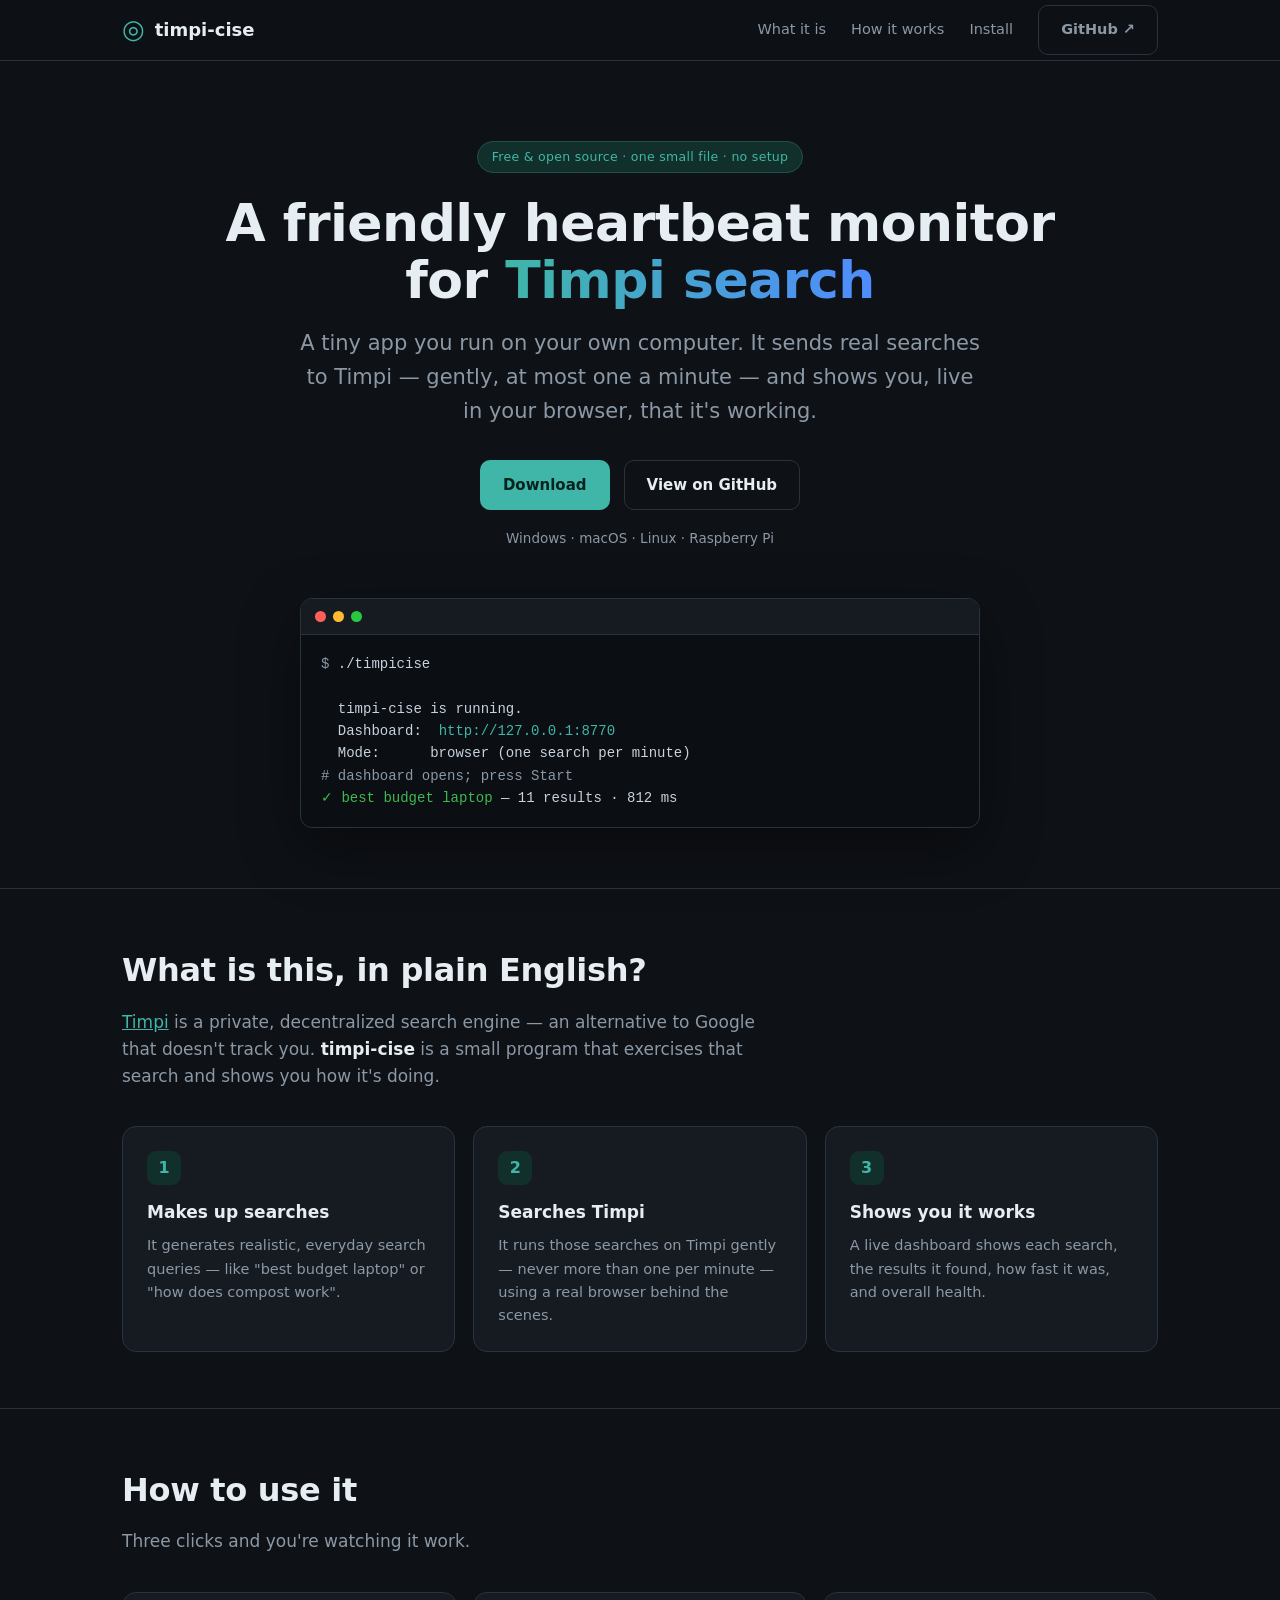
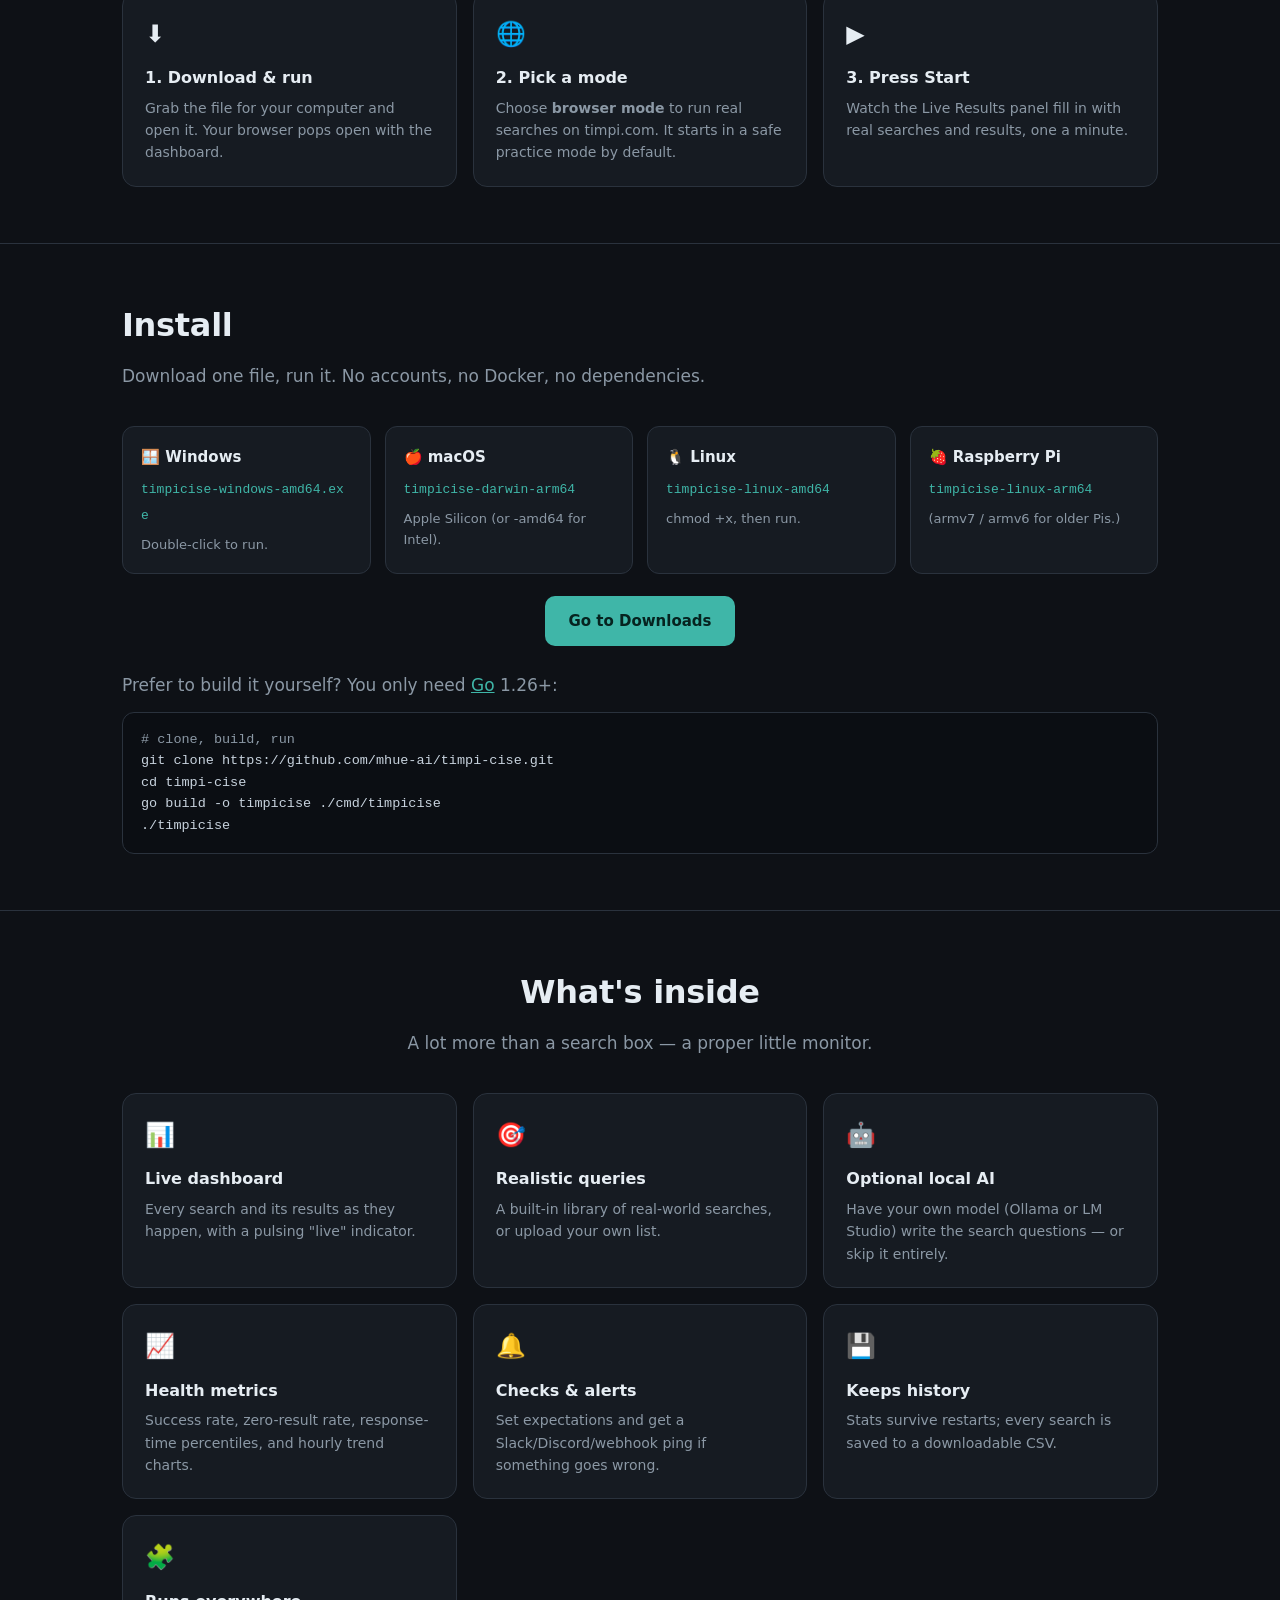
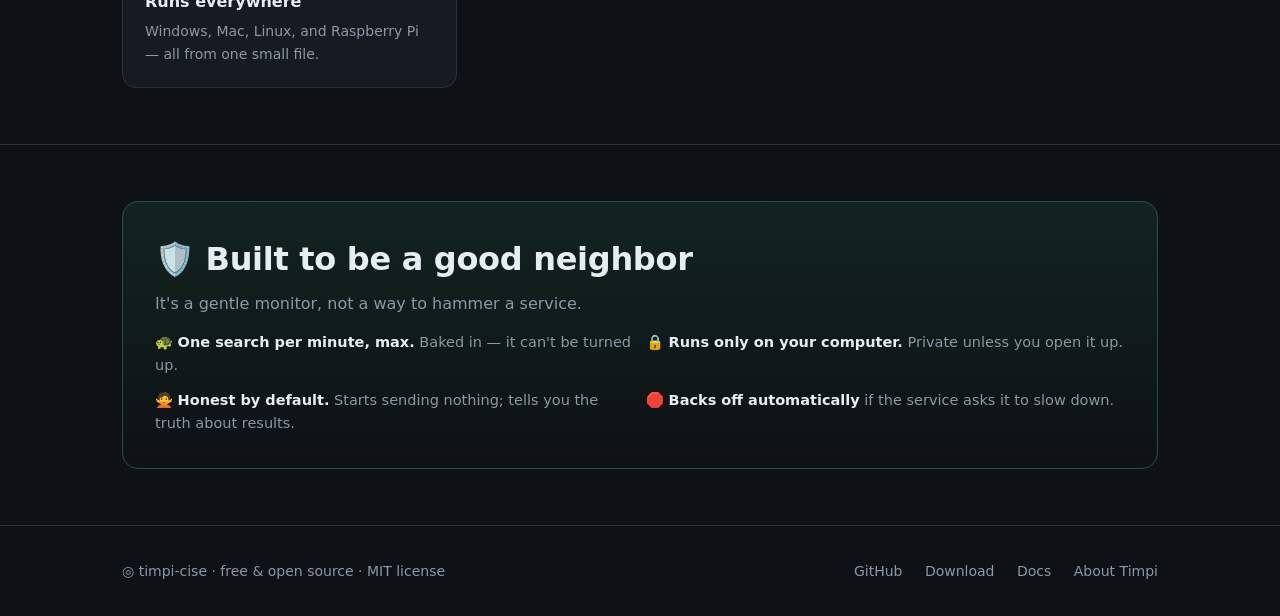
<file: docs/index.html>
<!doctype html>
<html lang="en">
<head>
<meta charset="utf-8" />
<meta name="viewport" content="width=device-width, initial-scale=1" />
<title>timpi-cise — a friendly heartbeat monitor for Timpi search</title>
<meta name="description" content="A tiny app that runs real searches on Timpi and shows you, live in your browser, that it's working. One file, no setup, runs on Windows, Mac, Linux, and Raspberry Pi." />
<style>
  :root {
    --bg:#0e1116; --panel:#161b22; --panel2:#1c232d; --line:#2a323d;
    --text:#e6edf3; --muted:#8b98a5; --accent:#3fb6a8; --accent2:#4f8cff;
    --ok:#3fb950; --warn:#d29922; --red:#ff5c6c;
    --maxw:1080px;
  }
  * { box-sizing:border-box; }
  html { scroll-behavior:smooth; }
  body {
    margin:0; background:var(--bg); color:var(--text);
    font-family:system-ui,-apple-system,"Segoe UI",Roboto,sans-serif; line-height:1.6;
  }
  a { color:var(--accent); }
  .wrap { max-width:var(--maxw); margin:0 auto; padding:0 22px; }

  /* Nav */
  nav {
    position:sticky; top:0; z-index:10; backdrop-filter:blur(8px);
    background:rgba(14,17,22,.8); border-bottom:1px solid var(--line);
  }
  .navrow { display:flex; align-items:center; justify-content:space-between; height:60px; }
  .logo { display:flex; align-items:center; gap:10px; font-weight:700; font-size:18px; }
  .logo .mark { color:var(--accent); font-size:26px; }
  .navlinks a { color:var(--muted); text-decoration:none; margin-left:20px; font-size:14.5px; }
  .navlinks a:hover { color:var(--text); }

  /* Buttons */
  .btn {
    display:inline-block; padding:12px 22px; border-radius:10px; font-weight:600;
    text-decoration:none; font-size:15px; border:1px solid transparent; transition:.15s;
  }
  .btn-primary { background:var(--accent); color:#06231f; }
  .btn-primary:hover { filter:brightness(1.1); }
  .btn-ghost { background:transparent; border-color:var(--line); color:var(--text); }
  .btn-ghost:hover { border-color:var(--accent); }

  /* Hero */
  .hero { text-align:center; padding:80px 0 60px; }
  .hero .pill {
    display:inline-block; font-size:12.5px; color:var(--accent); background:#12302b;
    border:1px solid #1f5049; padding:5px 14px; border-radius:999px; margin-bottom:22px; letter-spacing:.3px;
  }
  .hero h1 { font-size:clamp(30px,5vw,52px); line-height:1.1; margin:0 0 18px; letter-spacing:-.5px; }
  .hero h1 .grad { background:linear-gradient(90deg,var(--accent),var(--accent2)); -webkit-background-clip:text; background-clip:text; color:transparent; }
  .hero p.lead { font-size:clamp(17px,2.2vw,21px); color:var(--muted); max-width:680px; margin:0 auto 32px; }
  .cta { display:flex; gap:14px; justify-content:center; flex-wrap:wrap; }
  .subnote { color:var(--muted); font-size:13.5px; margin-top:18px; }

  /* Terminal mock */
  .mock {
    max-width:680px; margin:48px auto 0; background:#0b0e13; border:1px solid var(--line);
    border-radius:12px; overflow:hidden; text-align:left; box-shadow:0 20px 60px rgba(0,0,0,.4);
  }
  .mock .bar { display:flex; gap:7px; padding:12px 14px; border-bottom:1px solid var(--line); background:var(--panel); }
  .mock .bar span { width:11px; height:11px; border-radius:50%; }
  .mock .code { padding:18px 20px; font-family:ui-monospace,"SF Mono",Menlo,Consolas,monospace; font-size:14px; color:#c7d2dd; }
  .mock .code .c { color:var(--muted); }
  .mock .code .g { color:var(--ok); }
  .mock .code .a { color:var(--accent); }

  /* Sections */
  section { padding:56px 0; border-top:1px solid var(--line); }
  h2 { font-size:clamp(24px,3.5vw,32px); margin:0 0 12px; letter-spacing:-.3px; }
  .lead-sub { color:var(--muted); max-width:640px; margin:0 0 36px; font-size:17px; }
  .center { text-align:center; }
  .center .lead-sub { margin-left:auto; margin-right:auto; }

  /* Steps */
  .steps { display:grid; grid-template-columns:repeat(3,1fr); gap:18px; }
  .step { background:var(--panel); border:1px solid var(--line); border-radius:14px; padding:24px; }
  .step .n { width:34px; height:34px; border-radius:9px; background:#12302b; color:var(--accent); font-weight:700;
    display:flex; align-items:center; justify-content:center; margin-bottom:14px; }
  .step h3 { margin:0 0 8px; font-size:17px; }
  .step p { margin:0; color:var(--muted); font-size:14.5px; }

  /* Features */
  .grid { display:grid; grid-template-columns:repeat(3,1fr); gap:16px; }
  .card { background:var(--panel); border:1px solid var(--line); border-radius:14px; padding:22px; }
  .card .ico { font-size:24px; margin-bottom:12px; }
  .card h3 { margin:0 0 6px; font-size:16px; }
  .card p { margin:0; color:var(--muted); font-size:14px; }

  /* Install */
  .os-grid { display:grid; grid-template-columns:repeat(auto-fit,minmax(200px,1fr)); gap:14px; margin-bottom:22px; }
  .os { background:var(--panel); border:1px solid var(--line); border-radius:12px; padding:18px; }
  .os h4 { margin:0 0 6px; font-size:15px; }
  .os code { color:var(--accent); font-size:13px; word-break:break-all; }
  pre {
    background:#0b0e13; border:1px solid var(--line); border-radius:12px; padding:16px 18px;
    overflow-x:auto; font-size:13.5px; color:#c7d2dd; margin:0;
  }
  pre .c { color:var(--muted); }

  /* Safety */
  .safety { background:linear-gradient(180deg,#12241f,#0e1116); border:1px solid #1f5049; border-radius:16px; padding:32px; }
  .safety ul { margin:14px 0 0; padding-left:0; list-style:none; display:grid; grid-template-columns:1fr 1fr; gap:12px; }
  .safety li { color:var(--muted); font-size:14.5px; }
  .safety li b { color:var(--text); }

  footer { border-top:1px solid var(--line); padding:34px 0; color:var(--muted); font-size:14px; }
  .footrow { display:flex; justify-content:space-between; flex-wrap:wrap; gap:12px; align-items:center; }
  footer a { color:var(--muted); text-decoration:none; margin-left:18px; }
  footer a:hover { color:var(--text); }

  @media (max-width:760px) {
    .steps, .grid { grid-template-columns:1fr; }
    .safety ul { grid-template-columns:1fr; }
    .navlinks a:not(.btn) { display:none; }
  }
</style>
</head>
<body>

<nav>
  <div class="wrap navrow">
    <div class="logo"><span class="mark">◎</span> timpi-cise</div>
    <div class="navlinks">
      <a href="#what">What it is</a>
      <a href="#how">How it works</a>
      <a href="#install">Install</a>
      <a class="btn btn-ghost" href="https://github.com/mhue-ai/timpi-cise">GitHub ↗</a>
    </div>
  </div>
</nav>

<header class="hero">
  <div class="wrap">
    <span class="pill">Free &amp; open source · one small file · no setup</span>
    <h1>A friendly heartbeat monitor<br />for <span class="grad">Timpi search</span></h1>
    <p class="lead">A tiny app you run on your own computer. It sends real searches to Timpi
      — gently, at most one a minute — and shows you, live in your browser, that it's working.</p>
    <div class="cta">
      <a class="btn btn-primary" href="https://github.com/mhue-ai/timpi-cise/releases/latest">Download</a>
      <a class="btn btn-ghost" href="https://github.com/mhue-ai/timpi-cise">View on GitHub</a>
    </div>
    <p class="subnote">Windows · macOS · Linux · Raspberry Pi</p>

    <div class="mock" role="img" aria-label="Terminal showing the app starting and opening a dashboard">
      <div class="bar"><span style="background:#ff5f57"></span><span style="background:#febc2e"></span><span style="background:#28c840"></span></div>
      <div class="code">
        <span class="c">$</span> ./timpicise<br />
        <br />
        &nbsp;&nbsp;timpi-cise is running.<br />
        &nbsp;&nbsp;Dashboard:&nbsp;&nbsp;<span class="a">http://127.0.0.1:8770</span><br />
        &nbsp;&nbsp;Mode:&nbsp;&nbsp;&nbsp;&nbsp;&nbsp;&nbsp;browser (one search per minute)<br />
        <span class="c"># dashboard opens; press Start</span><br />
        <span class="g">✓ best budget laptop</span> — 11 results · 812 ms
      </div>
    </div>
  </div>
</header>

<section id="what">
  <div class="wrap">
    <h2>What is this, in plain English?</h2>
    <p class="lead-sub"><a href="https://timpi.io">Timpi</a> is a private, decentralized search
      engine — an alternative to Google that doesn't track you. <b style="color:var(--text)">timpi-cise</b>
      is a small program that exercises that search and shows you how it's doing.</p>
    <div class="steps">
      <div class="step">
        <div class="n">1</div>
        <h3>Makes up searches</h3>
        <p>It generates realistic, everyday search queries — like "best budget laptop" or "how does compost work".</p>
      </div>
      <div class="step">
        <div class="n">2</div>
        <h3>Searches Timpi</h3>
        <p>It runs those searches on Timpi gently — never more than one per minute — using a real browser behind the scenes.</p>
      </div>
      <div class="step">
        <div class="n">3</div>
        <h3>Shows you it works</h3>
        <p>A live dashboard shows each search, the results it found, how fast it was, and overall health.</p>
      </div>
    </div>
  </div>
</section>

<section id="how">
  <div class="wrap">
    <h2>How to use it</h2>
    <p class="lead-sub">Three clicks and you're watching it work.</p>
    <div class="grid">
      <div class="card"><div class="ico">⬇️</div><h3>1. Download &amp; run</h3><p>Grab the file for your computer and open it. Your browser pops open with the dashboard.</p></div>
      <div class="card"><div class="ico">🌐</div><h3>2. Pick a mode</h3><p>Choose <b>browser mode</b> to run real searches on timpi.com. It starts in a safe practice mode by default.</p></div>
      <div class="card"><div class="ico">▶️</div><h3>3. Press Start</h3><p>Watch the Live Results panel fill in with real searches and results, one a minute.</p></div>
    </div>
  </div>
</section>

<section id="install">
  <div class="wrap">
    <h2>Install</h2>
    <p class="lead-sub">Download one file, run it. No accounts, no Docker, no dependencies.</p>
    <div class="os-grid">
      <div class="os"><h4>🪟 Windows</h4><code>timpicise-windows-amd64.exe</code><p style="color:var(--muted);font-size:13px;margin:8px 0 0">Double-click to run.</p></div>
      <div class="os"><h4>🍎 macOS</h4><code>timpicise-darwin-arm64</code><p style="color:var(--muted);font-size:13px;margin:8px 0 0">Apple Silicon (or -amd64 for Intel).</p></div>
      <div class="os"><h4>🐧 Linux</h4><code>timpicise-linux-amd64</code><p style="color:var(--muted);font-size:13px;margin:8px 0 0">chmod +x, then run.</p></div>
      <div class="os"><h4>🍓 Raspberry Pi</h4><code>timpicise-linux-arm64</code><p style="color:var(--muted);font-size:13px;margin:8px 0 0">(armv7 / armv6 for older Pis.)</p></div>
    </div>
    <div style="text-align:center;margin-bottom:26px">
      <a class="btn btn-primary" href="https://github.com/mhue-ai/timpi-cise/releases/latest">Go to Downloads</a>
    </div>
    <p class="lead-sub" style="margin-bottom:12px">Prefer to build it yourself? You only need <a href="https://go.dev/dl/">Go</a> 1.26+:</p>
    <pre><span class="c"># clone, build, run</span>
git clone https://github.com/mhue-ai/timpi-cise.git
cd timpi-cise
go build -o timpicise ./cmd/timpicise
./timpicise</pre>
  </div>
</section>

<section>
  <div class="wrap center">
    <h2>What's inside</h2>
    <p class="lead-sub">A lot more than a search box — a proper little monitor.</p>
    <div class="grid" style="text-align:left">
      <div class="card"><div class="ico">📊</div><h3>Live dashboard</h3><p>Every search and its results as they happen, with a pulsing "live" indicator.</p></div>
      <div class="card"><div class="ico">🎯</div><h3>Realistic queries</h3><p>A built-in library of real-world searches, or upload your own list.</p></div>
      <div class="card"><div class="ico">🤖</div><h3>Optional local AI</h3><p>Have your own model (Ollama or LM Studio) write the search questions — or skip it entirely.</p></div>
      <div class="card"><div class="ico">📈</div><h3>Health metrics</h3><p>Success rate, zero-result rate, response-time percentiles, and hourly trend charts.</p></div>
      <div class="card"><div class="ico">🔔</div><h3>Checks &amp; alerts</h3><p>Set expectations and get a Slack/Discord/webhook ping if something goes wrong.</p></div>
      <div class="card"><div class="ico">💾</div><h3>Keeps history</h3><p>Stats survive restarts; every search is saved to a downloadable CSV.</p></div>
      <div class="card"><div class="ico">🧩</div><h3>Runs everywhere</h3><p>Windows, Mac, Linux, and Raspberry Pi — all from one small file.</p></div>
    </div>
  </div>
</section>

<section>
  <div class="wrap">
    <div class="safety">
      <h2 style="margin-bottom:6px">🛡️ Built to be a good neighbor</h2>
      <p style="color:var(--muted);margin:0">It's a gentle monitor, not a way to hammer a service.</p>
      <ul>
        <li>🐢 <b>One search per minute, max.</b> Baked in — it can't be turned up.</li>
        <li>🔒 <b>Runs only on your computer.</b> Private unless you open it up.</li>
        <li>🙅 <b>Honest by default.</b> Starts sending nothing; tells you the truth about results.</li>
        <li>🛑 <b>Backs off automatically</b> if the service asks it to slow down.</li>
      </ul>
    </div>
  </div>
</section>

<footer>
  <div class="wrap footrow">
    <div>◎ timpi-cise · free &amp; open source · MIT license</div>
    <div>
      <a href="https://github.com/mhue-ai/timpi-cise">GitHub</a>
      <a href="https://github.com/mhue-ai/timpi-cise/releases/latest">Download</a>
      <a href="https://github.com/mhue-ai/timpi-cise/blob/main/DETAILS.md">Docs</a>
      <a href="https://timpi.io">About Timpi</a>
    </div>
  </div>
</footer>

</body>
</html>
</file>
